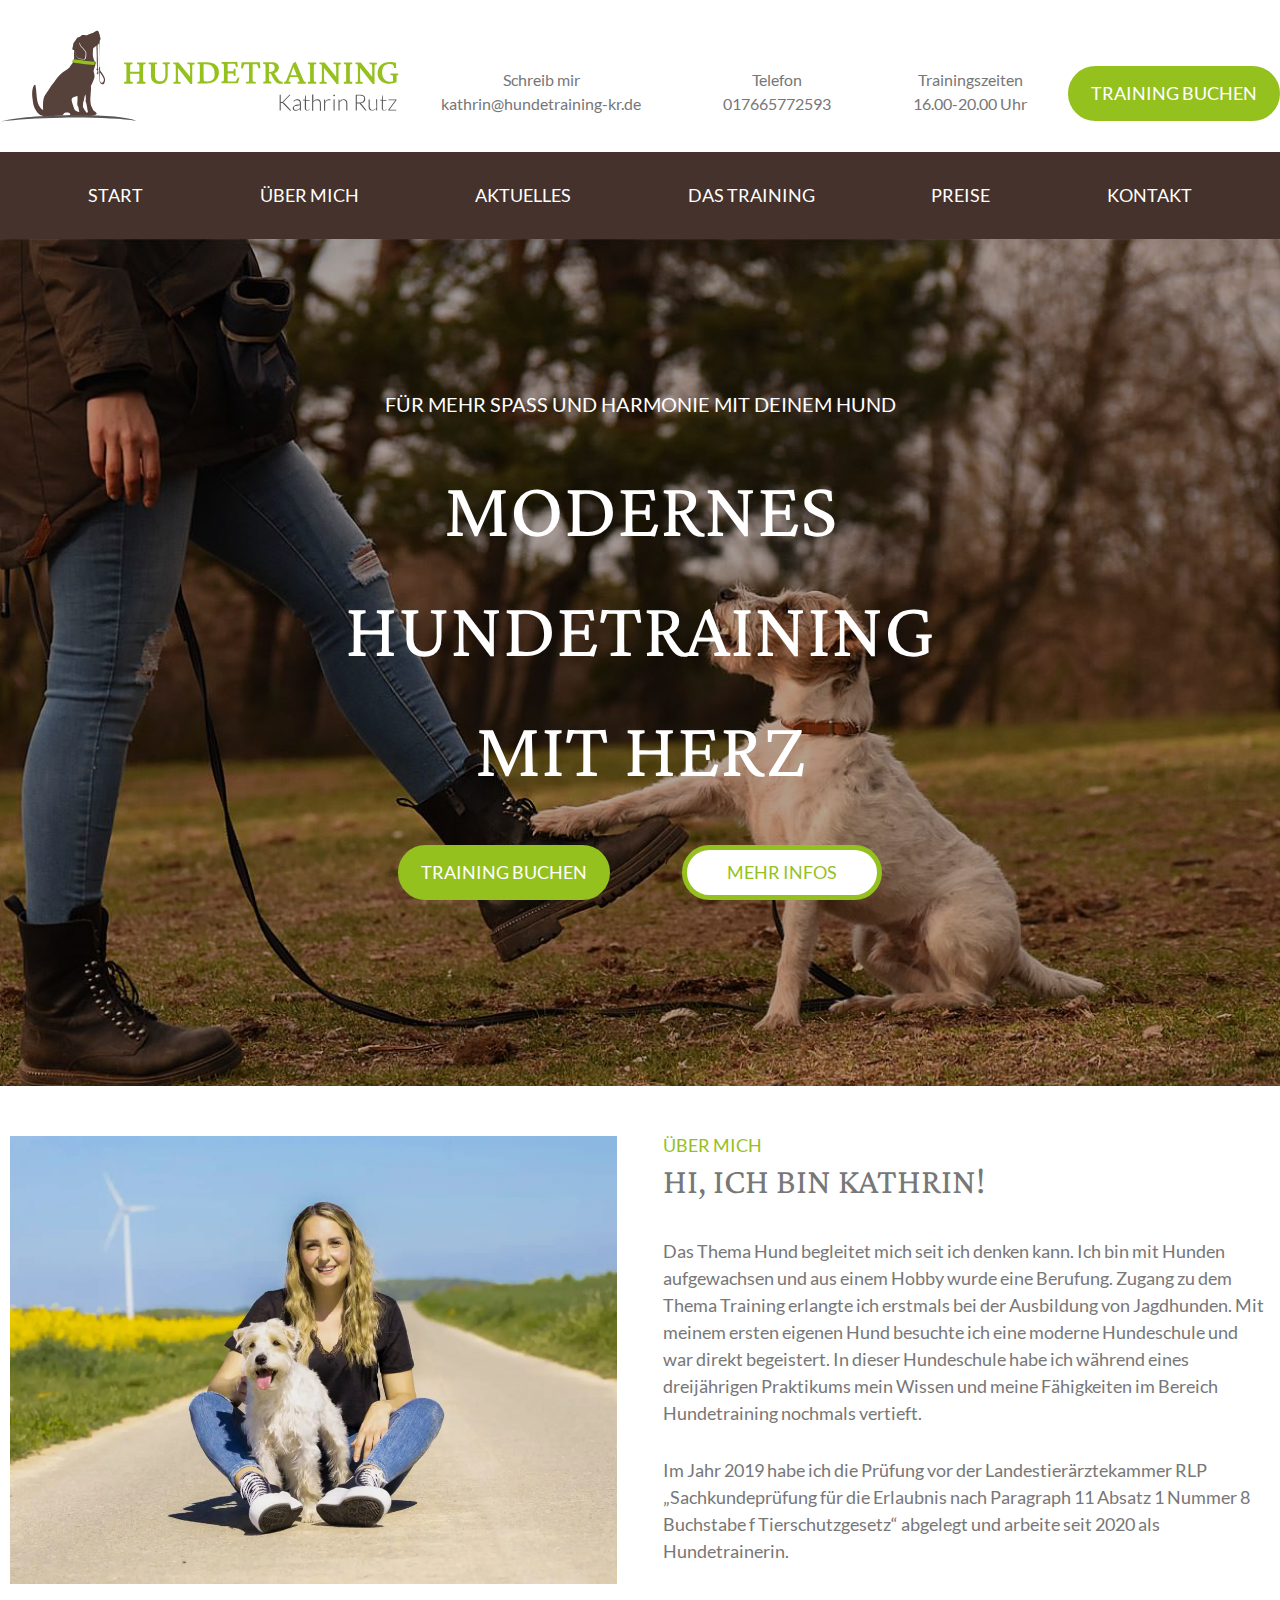
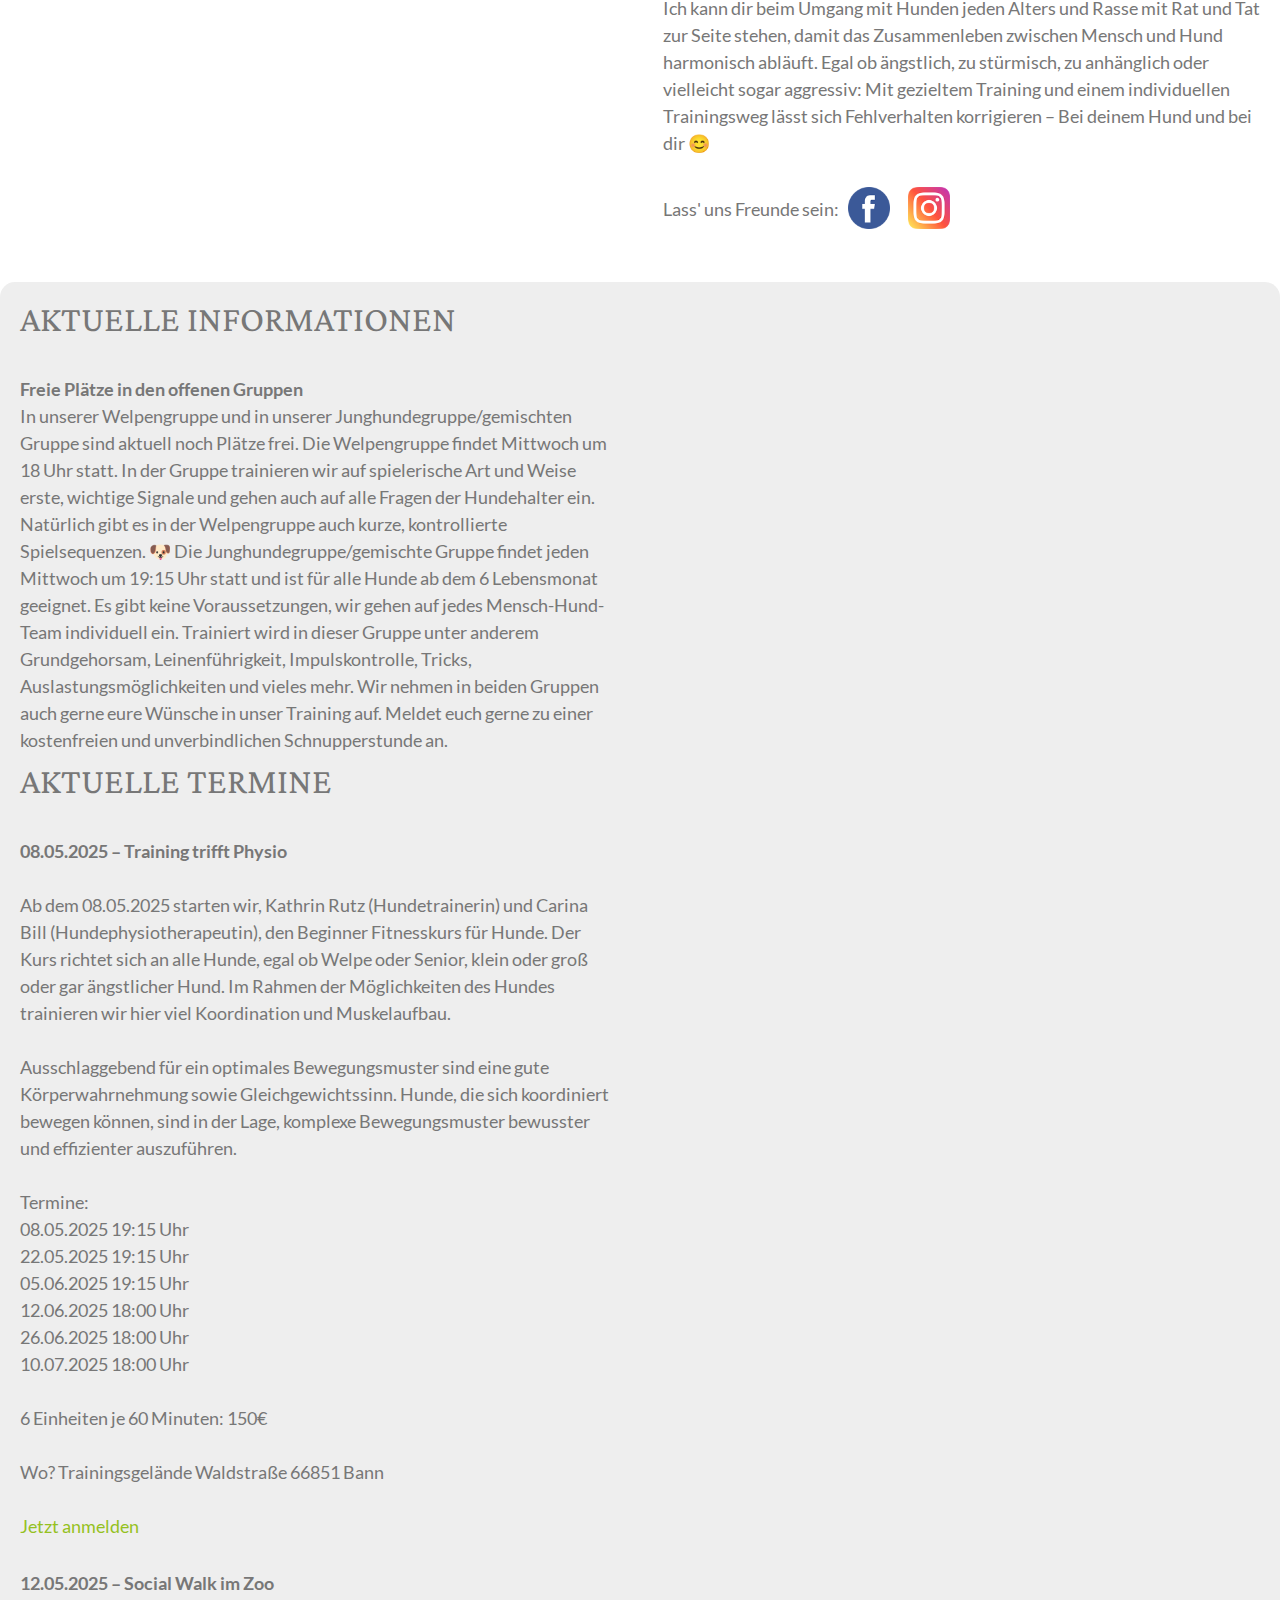
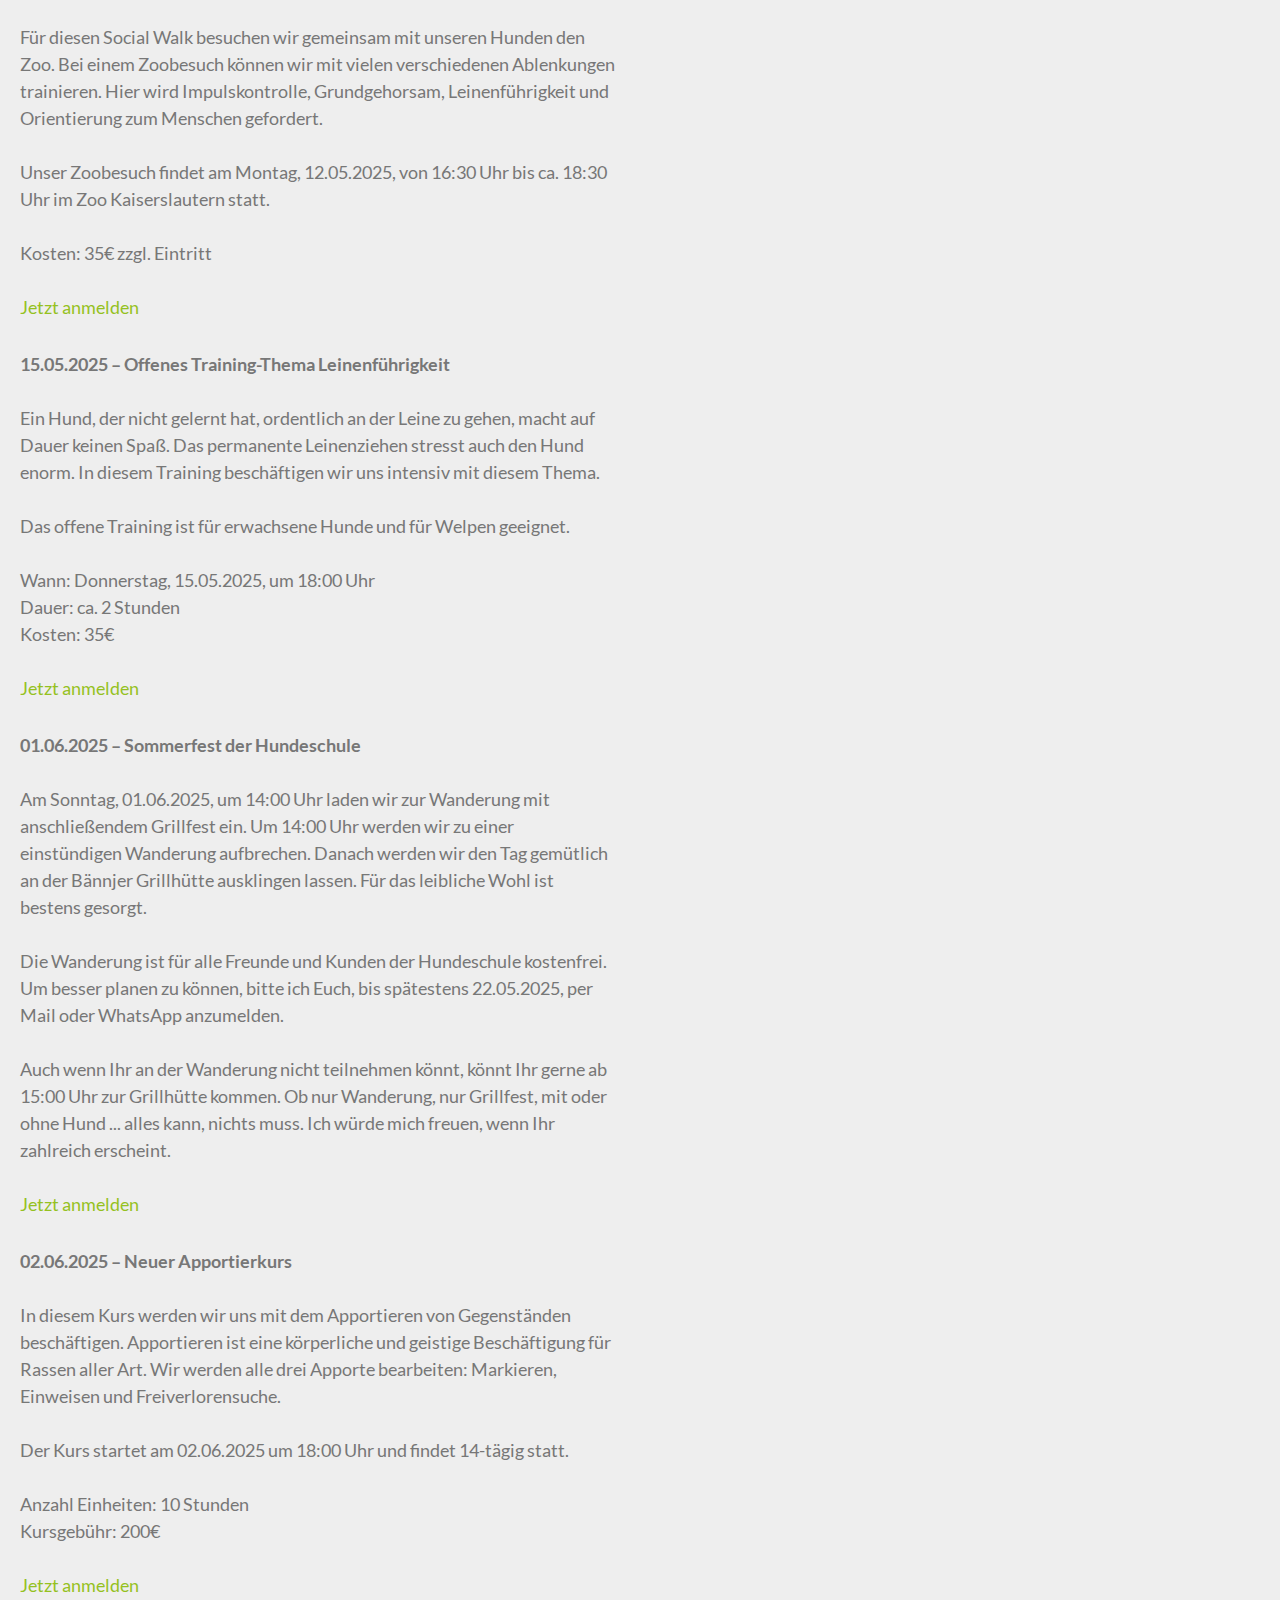
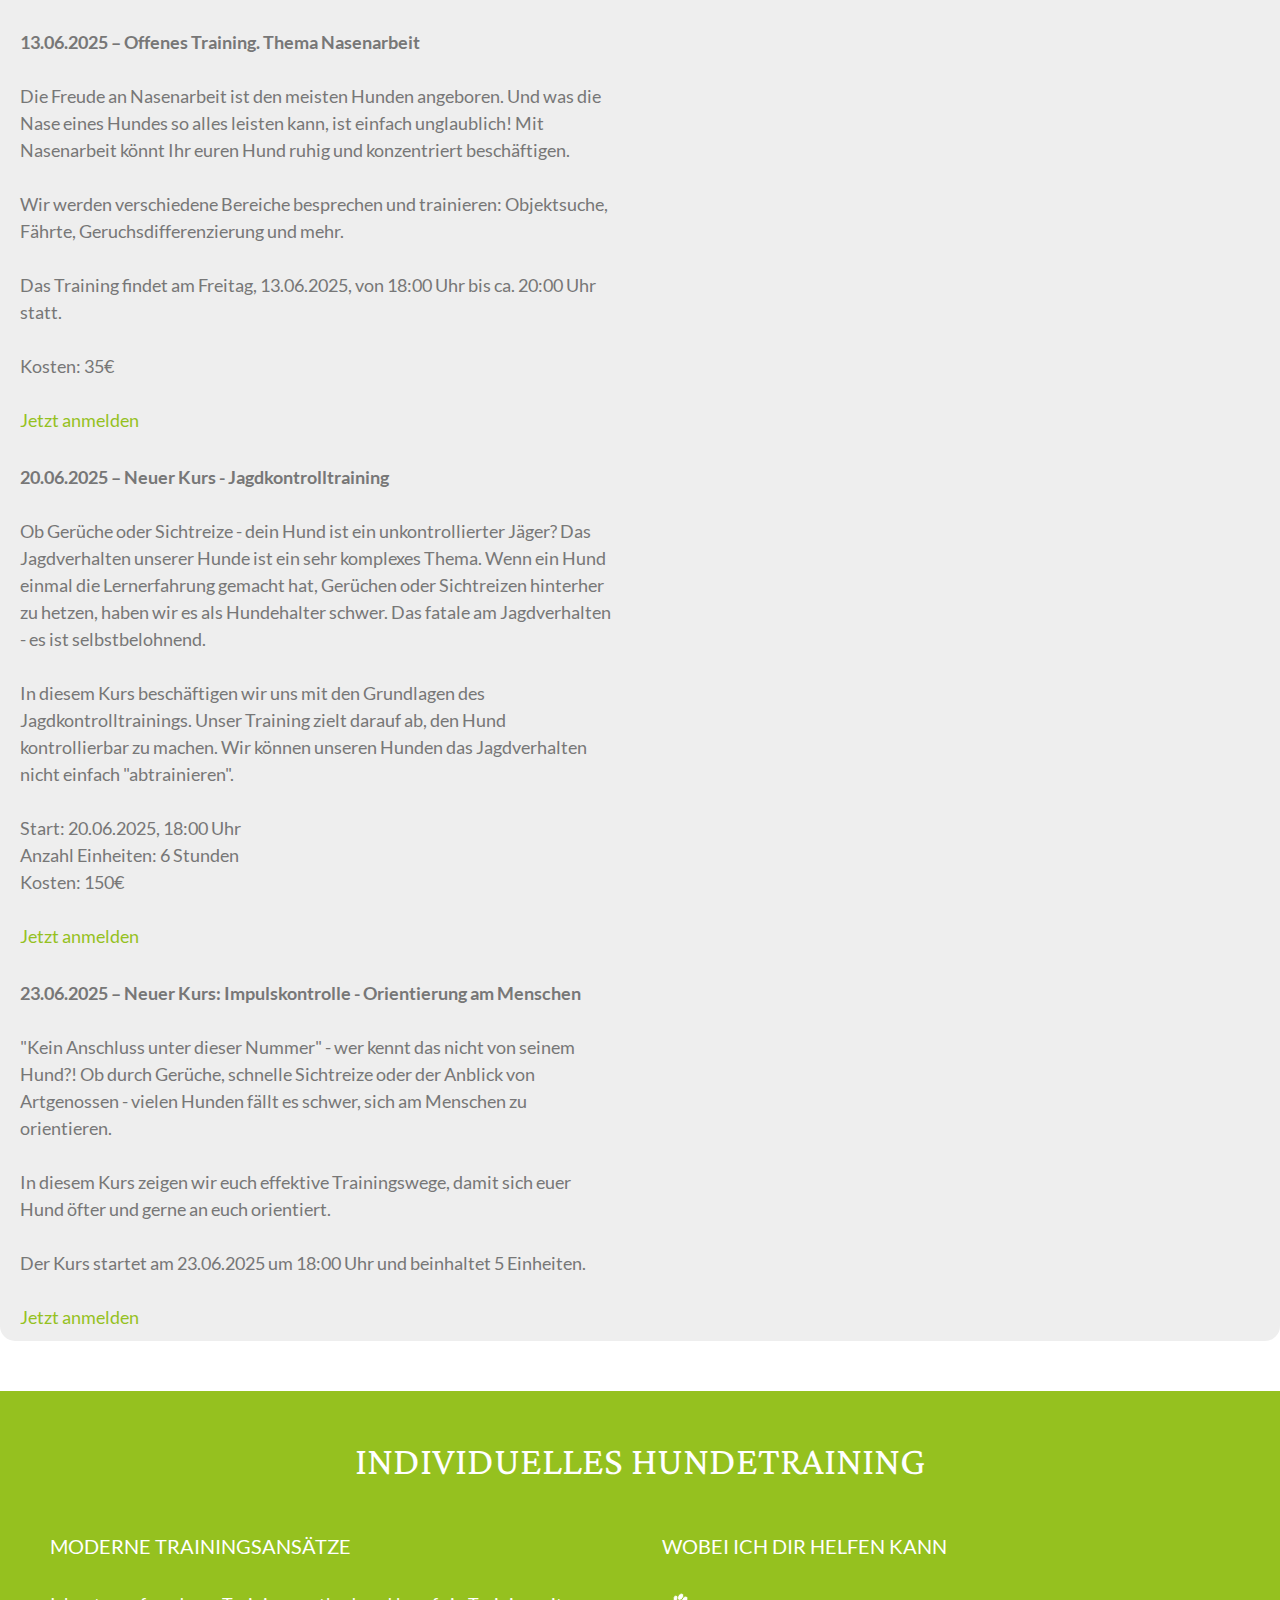
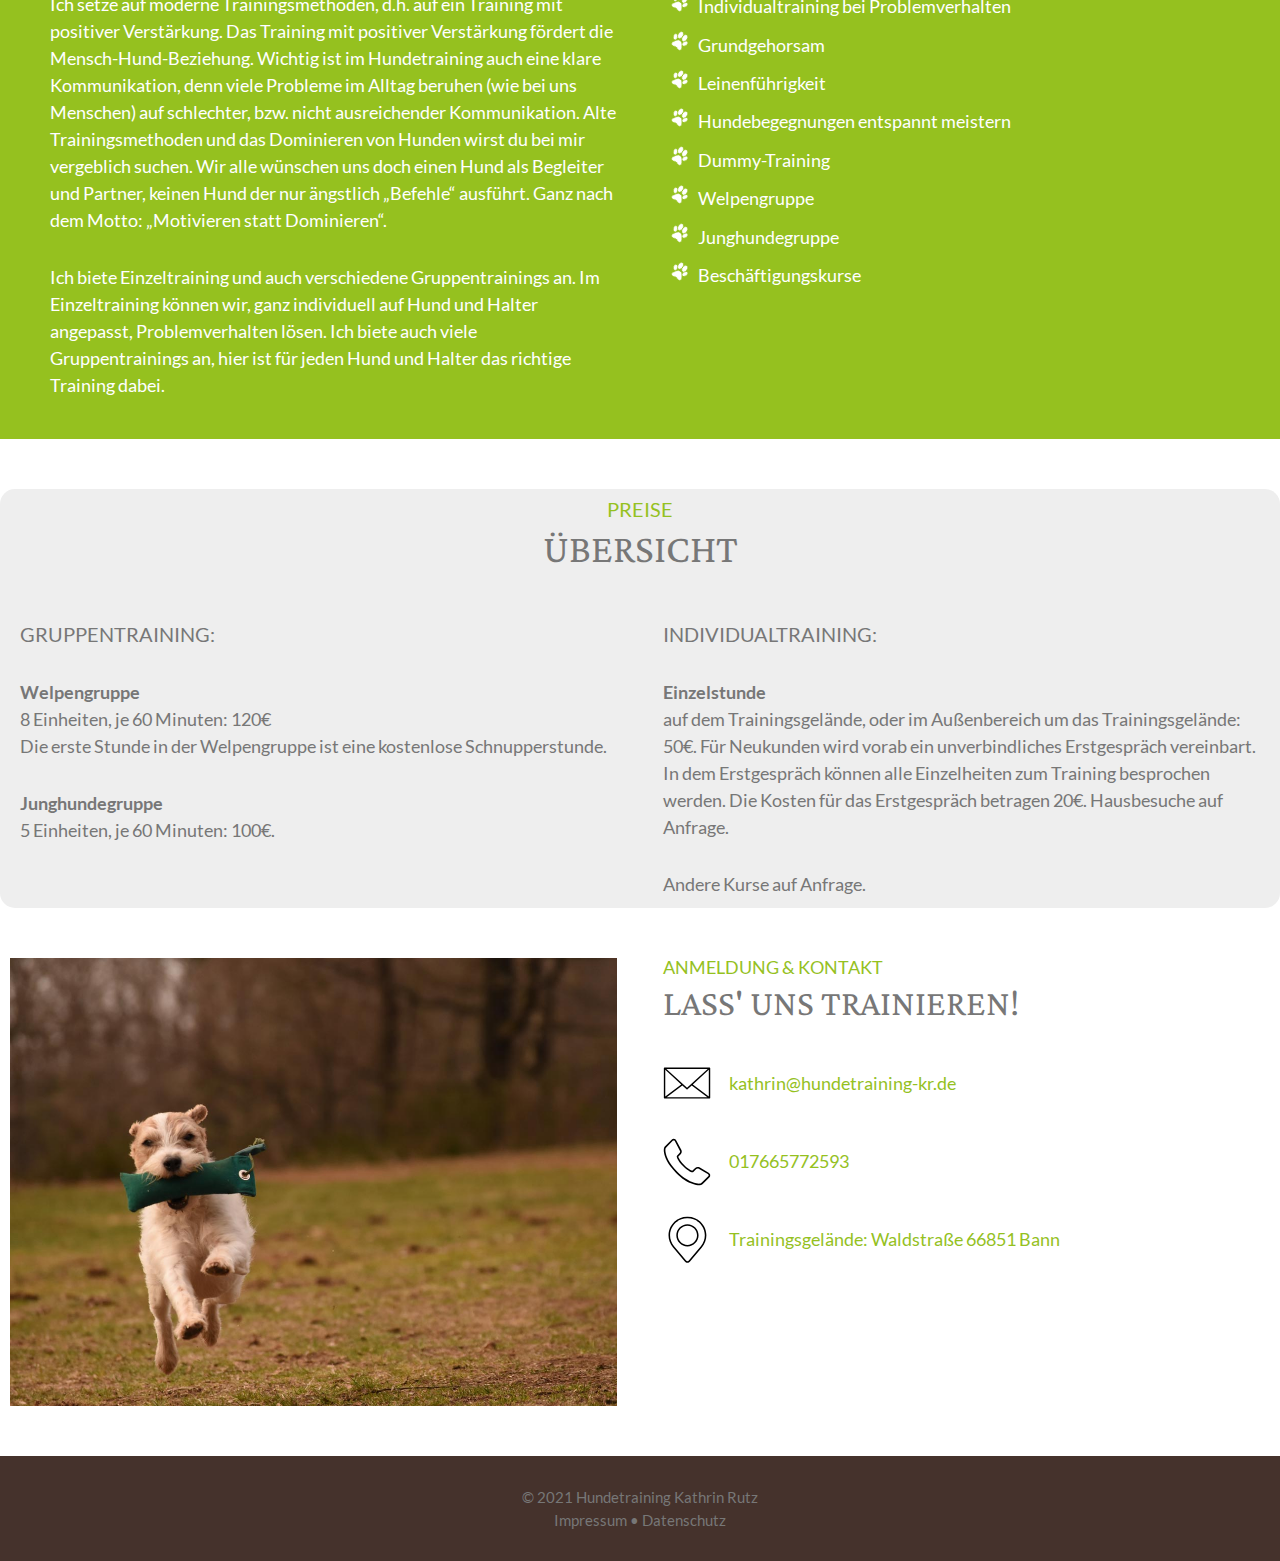
<file: index.html>
<!DOCTYPE html>
<html lang="de">

<head>
    <meta charset="UTF-8">
    <title>Hundetraining Kathrin Rutz • Hundetrainer Kaiserslautern • Hundetraining Kaiserslautern • Hundeschule</title>
    <meta name="description"
        content="&#x1F436; Modernes Hundetraining mit Herz &#10084; Für mehr Harmonie und Spaß mit deinem Hund &#x1F415;">
    <meta name="viewport" content="width=device-width,
             minimum-scale=1,
             initial-scale=1,
             shrink-to-fit=no">
    <link rel="stylesheet" href="assets/scss/styles.css?v=101" type="text/css">
    <link rel="apple-touch-icon" sizes="57x57" href="/apple-icon-57x57.png">
    <link rel="apple-touch-icon" sizes="60x60" href="/apple-icon-60x60.png">
    <link rel="apple-touch-icon" sizes="72x72" href="/apple-icon-72x72.png">
    <link rel="apple-touch-icon" sizes="76x76" href="/apple-icon-76x76.png">
    <link rel="apple-touch-icon" sizes="114x114" href="/apple-icon-114x114.png">
    <link rel="apple-touch-icon" sizes="120x120" href="/apple-icon-120x120.png">
    <link rel="apple-touch-icon" sizes="144x144" href="/apple-icon-144x144.png">
    <link rel="apple-touch-icon" sizes="152x152" href="/apple-icon-152x152.png">
    <link rel="apple-touch-icon" sizes="180x180" href="/apple-icon-180x180.png">
    <link rel="icon" type="image/png" sizes="192x192" href="/android-icon-192x192.png">
    <link rel="icon" type="image/png" sizes="32x32" href="/favicon-32x32.png">
    <link rel="icon" type="image/png" sizes="96x96" href="/favicon-96x96.png">
    <link rel="icon" type="image/png" sizes="16x16" href="/favicon-16x16.png">
    <meta name="msapplication-TileColor" content="#ffffff">
    <meta name="msapplication-TileImage" content="/ms-icon-144x144.png">
    <meta name="theme-color" content="#ffffff">
</head>

<body id="jm_pagestart">
    <div class="page">
         <!-- 
    <div id="importanthint">
      <p>Urlaub vom 18.09.23 bis einschließlich 27.09.23 </p></div>-->
            
        <header class="page__header flex flex-narrow">
            <div class="logo">
                <img src="/assets/img/logo.svg" alt="Hundetraining Kathrin Rutz">
            </div>

            <p class="desktop-only">
                <span class="title">Schreib mir</span><br>
                <a href="mailto:kathrin@hundetraining-kr.de">kathrin@hundetraining-kr.de</a>
            </p>

            <p class="desktop-only">
                <span class="title">Telefon</span><br>
                <a href="tel:+4917665772593">017665772593</a>
            </p>
            <p class="desktop-only">
                <span class="title">Trainingszeiten</span><br>
                16.00-20.00 Uhr
            </p>

            <div class="desktop-only page__header__button">
                <a href="#jm_kontakt" class="btn btn--primary">Training buchen</a>
            </div>

        </header>
        <div class="sticky--header">
            <nav class="page__nav flex">
                <a id="show-nav--main" class="mobile-only nav--mobile" href="javascript:void(0);">
                    <img src="/assets/img/ico_menu.svg" alt="Menü">
                    Menü
                </a>
                <div class="nav--main">
                    <ul class="flex-narrow">
                        <li>
                            <a href="#jm_pagestart">Start</a>
                        </li>
                        <li>
                            <a href="#jm_uebermich">Über mich</a>
                        </li>
                        <li>
                            <a href="#jm_aktuelles">Aktuelles</a>
                        </li>
                        <li>
                            <a href="#jm_training">Das Training</a>
                        </li>
                        <li>
                            <a href="#jm_preise">Preise</a>
                        </li>
                        <li>
                            <a href="#jm_kontakt">Kontakt</a>
                        </li>
                    </ul>
                </div>
            </nav>
        </div>
        <article class="page__content">
            <section class="hero flex">
                <div class="hero__content text--body">
                    <p class="title">Für mehr Spaß und Harmonie mit deinem Hund</p>
                    <h1>Modernes Hundetraining mit Herz</h1>
                    <div class="hero__buttons">
                        <a href="#jm_kontakt" class="btn btn--primary">Training buchen</a>
                        <a href="#jm_uebermich" class="btn btn--secondary">Mehr Infos</a>
                    </div>
                </div>
            </section>

            <section id="jm_uebermich" class="aboutme flex flex-narrow">
                <div class="box">
                    <img src="/assets/img/uebermich-kathrin.webp" width="100%" alt="Kathrin">
                </div>
                <div class="box text--body">
                    <h3>
                        <span>Über mich</span>
                        Hi, ich bin Kathrin!
                    </h3>
                    <p>
                        Das Thema Hund begleitet mich seit ich denken kann. Ich bin mit Hunden aufgewachsen und
                        aus einem Hobby wurde eine Berufung.
                        Zugang zu dem Thema Training erlangte ich erstmals bei der Ausbildung von Jagdhunden.
                        Mit meinem ersten eigenen Hund besuchte ich eine moderne Hundeschule und war direkt begeistert.
                        In dieser Hundeschule habe ich während eines dreijährigen Praktikums mein Wissen und meine
                        Fähigkeiten im Bereich Hundetraining nochmals vertieft.
                    </p>
                    <p>
                        Im Jahr 2019 habe ich die Prüfung vor der Landestierärztekammer RLP „Sachkundeprüfung für die
                        Erlaubnis nach Paragraph 11 Absatz 1 Nummer 8 Buchstabe f Tierschutzgesetz“ abgelegt und arbeite
                        seit 2020 als Hundetrainerin.
                    </p>
                    <p>
                        Ich kann dir beim Umgang mit Hunden jeden Alters und Rasse mit Rat und Tat zur Seite stehen,
                        damit das Zusammenleben zwischen Mensch und Hund harmonisch abläuft.
                        Egal ob ängstlich, zu stürmisch, zu anhänglich oder vielleicht sogar aggressiv:
                        Mit gezieltem Training und einem individuellen Trainingsweg lässt sich Fehlverhalten korrigieren
                        – Bei deinem Hund und bei dir 😊
                    </p>
                    <p class="social">Lass' uns Freunde sein:
                        <a href="https://www.facebook.com/HundeschuleRutz/"><img class="social__icon"
                                src="/assets/img/ico_facebook.png" alt="Facebook"></a>
                        <a href="https://www.instagram.com/hundetraining_kathrinrutz/"> <img class="social__icon"
                                src="/assets/img/ico_instagram.png" alt="Instagram"></a>
                    </p>

                </div>
            </section>

            <section id="jm_aktuelles" class="aktuelles box--grey flex flex-narrow">
                <div class="box text--body">
                    <h3>Aktuelle Informationen</h3>

<p><strong>Freie Plätze in den offenen Gruppen</strong><br>

    In unserer Welpengruppe und in unserer Junghundegruppe/gemischten Gruppe sind aktuell noch Plätze frei. 
    
    Die Welpengruppe findet Mittwoch um 18 Uhr statt. In der Gruppe trainieren wir auf spielerische Art und Weise erste, wichtige Signale und gehen auch auf alle Fragen der Hundehalter ein. Natürlich gibt es in der Welpengruppe auch kurze, kontrollierte Spielsequenzen. 🐶
    
    Die Junghundegruppe/gemischte Gruppe findet jeden Mittwoch um 19:15 Uhr statt und ist für alle Hunde ab dem 6 Lebensmonat geeignet. Es gibt keine Voraussetzungen, wir gehen auf jedes Mensch-Hund-Team individuell ein. Trainiert wird in dieser Gruppe unter anderem Grundgehorsam, Leinenführigkeit, Impulskontrolle, Tricks, Auslastungsmöglichkeiten und vieles mehr. 
    
    Wir nehmen in beiden Gruppen auch gerne eure Wünsche in unser Training auf.
    
    Meldet euch gerne zu einer kostenfreien und unverbindlichen Schnupperstunde an. 
    </p>

  
    


                  

                    <h3>Aktuelle Termine</h3>

                    <p><strong>08.05.2025 &ndash; Training trifft Physio</strong><br><br>
                        Ab dem 08.05.2025 starten wir, Kathrin Rutz (Hundetrainerin) und Carina Bill (Hundephysiotherapeutin), den Beginner Fitnesskurs für Hunde. Der Kurs richtet sich an alle Hunde, egal ob Welpe oder Senior, klein oder groß oder gar ängstlicher Hund. Im Rahmen der Möglichkeiten des Hundes trainieren wir hier viel Koordination und Muskelaufbau.<br><br>
                        Ausschlaggebend für ein optimales Bewegungsmuster sind eine gute Körperwahrnehmung sowie Gleichgewichtssinn. Hunde, die sich koordiniert bewegen können, sind in der Lage, komplexe Bewegungsmuster bewusster und effizienter auszuführen.<br><br>
                        Termine:<br>
                        08.05.2025 19:15 Uhr<br>
                        22.05.2025 19:15 Uhr<br>
                        05.06.2025 19:15 Uhr<br>
                        12.06.2025 18:00 Uhr<br>
                        26.06.2025 18:00 Uhr<br>
                        10.07.2025 18:00 Uhr<br><br>
                        6 Einheiten je 60 Minuten: 150€<br><br>
                        Wo? Trainingsgelände Waldstraße 66851 Bann<br><br>
                        <a href="#jm_kontakt">Jetzt anmelden</a>
                    </p>

                    <p><strong>12.05.2025 &ndash; Social Walk im Zoo</strong><br><br>
                        Für diesen Social Walk besuchen wir gemeinsam mit unseren Hunden den Zoo. Bei einem Zoobesuch können wir mit vielen verschiedenen Ablenkungen trainieren. Hier wird Impulskontrolle, Grundgehorsam, Leinenführigkeit und Orientierung zum Menschen gefordert.<br><br>
                        Unser Zoobesuch findet am Montag, 12.05.2025, von 16:30 Uhr bis ca. 18:30 Uhr im Zoo Kaiserslautern statt.<br><br>
                        Kosten: 35€ zzgl. Eintritt<br><br>
                        <a href="#jm_kontakt">Jetzt anmelden</a>
                    </p>

                    <p><strong>15.05.2025 &ndash; Offenes Training-Thema Leinenführigkeit</strong><br><br>
                        Ein Hund, der nicht gelernt hat, ordentlich an der Leine zu gehen, macht auf Dauer keinen Spaß. Das permanente Leinenziehen stresst auch den Hund enorm. In diesem Training beschäftigen wir uns intensiv mit diesem Thema.<br><br>
                        Das offene Training ist für erwachsene Hunde und für Welpen geeignet.<br><br>
                        Wann: Donnerstag, 15.05.2025, um 18:00 Uhr<br>
                        Dauer: ca. 2 Stunden<br>
                        Kosten: 35€<br><br>
                        <a href="#jm_kontakt">Jetzt anmelden</a>
                    </p>

                    <p><strong>01.06.2025 &ndash; Sommerfest der Hundeschule</strong><br><br>
                        Am Sonntag, 01.06.2025, um 14:00 Uhr laden wir zur Wanderung mit anschließendem Grillfest ein. Um 14:00 Uhr werden wir zu einer einstündigen Wanderung aufbrechen. Danach werden wir den Tag gemütlich an der Bännjer Grillhütte ausklingen lassen. Für das leibliche Wohl ist bestens gesorgt.<br><br>
                        Die Wanderung ist für alle Freunde und Kunden der Hundeschule kostenfrei. Um besser planen zu können, bitte ich Euch, bis spätestens 22.05.2025, per Mail oder WhatsApp anzumelden.<br><br>
                        Auch wenn Ihr an der Wanderung nicht teilnehmen könnt, könnt Ihr gerne ab 15:00 Uhr zur Grillhütte kommen. Ob nur Wanderung, nur Grillfest, mit oder ohne Hund ... alles kann, nichts muss. Ich würde mich freuen, wenn Ihr zahlreich erscheint.<br><br>
                        <a href="#jm_kontakt">Jetzt anmelden</a>
                    </p>

                    <p><strong>02.06.2025 &ndash; Neuer Apportierkurs</strong><br><br>
                        In diesem Kurs werden wir uns mit dem Apportieren von Gegenständen beschäftigen. Apportieren ist eine körperliche und geistige Beschäftigung für Rassen aller Art. Wir werden alle drei Apporte bearbeiten: Markieren, Einweisen und Freiverlorensuche.<br><br>
                        Der Kurs startet am 02.06.2025 um 18:00 Uhr und findet 14-tägig statt.<br><br>
                        Anzahl Einheiten: 10 Stunden<br>
                        Kursgebühr: 200€<br><br>
                        <a href="#jm_kontakt">Jetzt anmelden</a>
                    </p>

                    <p><strong>13.06.2025 &ndash; Offenes Training. Thema Nasenarbeit</strong><br><br>
                        Die Freude an Nasenarbeit ist den meisten Hunden angeboren. Und was die Nase eines Hundes so alles leisten kann, ist einfach unglaublich! Mit Nasenarbeit könnt Ihr euren Hund ruhig und konzentriert beschäftigen.<br><br>
                        Wir werden verschiedene Bereiche besprechen und trainieren: Objektsuche, Fährte, Geruchsdifferenzierung und mehr.<br><br>
                        Das Training findet am Freitag, 13.06.2025, von 18:00 Uhr bis ca. 20:00 Uhr statt.<br><br>
                        Kosten: 35€<br><br>
                        <a href="#jm_kontakt">Jetzt anmelden</a>
                    </p>

                    <p><strong>20.06.2025 &ndash; Neuer Kurs - Jagdkontrolltraining</strong><br><br>
                        Ob Gerüche oder Sichtreize - dein Hund ist ein unkontrollierter Jäger? Das Jagdverhalten unserer Hunde ist ein sehr komplexes Thema. Wenn ein Hund einmal die Lernerfahrung gemacht hat, Gerüchen oder Sichtreizen hinterher zu hetzen, haben wir es als Hundehalter schwer. Das fatale am Jagdverhalten - es ist selbstbelohnend.<br><br>
                        In diesem Kurs beschäftigen wir uns mit den Grundlagen des Jagdkontrolltrainings. Unser Training zielt darauf ab, den Hund kontrollierbar zu machen. Wir können unseren Hunden das Jagdverhalten nicht einfach "abtrainieren".<br><br>
                        Start: 20.06.2025, 18:00 Uhr<br>
                        Anzahl Einheiten: 6 Stunden<br>
                        Kosten: 150€<br><br>
                        <a href="#jm_kontakt">Jetzt anmelden</a>
                    </p>

                    <p><strong>23.06.2025 &ndash; Neuer Kurs: Impulskontrolle - Orientierung am Menschen</strong><br><br>
                        "Kein Anschluss unter dieser Nummer" - wer kennt das nicht von seinem Hund?! Ob durch Gerüche, schnelle Sichtreize oder der Anblick von Artgenossen - vielen Hunden fällt es schwer, sich am Menschen zu orientieren.<br><br>
                        In diesem Kurs zeigen wir euch effektive Trainingswege, damit sich euer Hund öfter und gerne an euch orientiert.<br><br>
                        Der Kurs startet am 23.06.2025 um 18:00 Uhr und beinhaltet 5 Einheiten.<br><br>
                        <a href="#jm_kontakt">Jetzt anmelden</a>
                    </p>
                </div>
            </section>

            <section id="jm_training" class="training text--body">
                <div class="flex-narrow">
                    <h2>Individuelles Hundetraining</h2>
                    <div class="text--body flex ">
                        <div class="box">
                            <p class="title">
                                Moderne Trainingsansätze
                            </p>
                            <p>
                                Ich setze auf moderne Trainingsmethoden, d.h. auf ein Training mit positiver
                                Verstärkung.
                                Das Training mit positiver Verstärkung fördert die Mensch-Hund-Beziehung. Wichtig ist im
                                Hundetraining auch eine klare Kommunikation,
                                denn viele Probleme im Alltag beruhen (wie bei uns Menschen) auf schlechter, bzw. nicht
                                ausreichender Kommunikation.
                                Alte Trainingsmethoden und das Dominieren von Hunden wirst du bei mir vergeblich suchen.
                                Wir alle wünschen uns doch einen Hund als Begleiter und Partner, keinen Hund der nur
                                ängstlich „Befehle“ ausführt.
                                Ganz nach dem Motto: &bdquo;Motivieren statt Dominieren&ldquo;.
                            </p>
                            <p>
                                Ich biete Einzeltraining und auch verschiedene Gruppentrainings an.
                                Im Einzeltraining können wir, ganz individuell auf Hund und Halter angepasst,
                                Problemverhalten lösen.
                                Ich biete auch viele Gruppentrainings an, hier ist für jeden Hund und Halter das
                                richtige Training dabei.
                            </p>
                        </div>
                        <div class="box">
                            <p class="title">
                                Wobei ich dir helfen kann
                            </p>
                            <ul class="list list--paw">
                                <li>Individualtraining bei Problemverhalten</li>
                                <li>Grundgehorsam </li>
                                <li>Leinenführigkeit </li>
                                <li>Hundebegegnungen entspannt meistern </li>
                                <li>Dummy-Training</li>
                                <li>Welpengruppe </li>
                                <li>Junghundegruppe </li>
                                <li>Beschäftigungskurse</li>
                            </ul>
                        </div>
                    </div>
                </div>
            </section>


            <section id="jm_preise" class="preise box--grey flex flex-narrow text--body">
                <div class="flex-narrow">
                    <h2> <span> Preise</span>
                        Übersicht
                    </h2>
                    <div class="text--body flex ">
                        <div class="box">
                            <p class="title">Gruppentraining:</p>

                            <p>
                                <strong>Welpengruppe</strong><br>
                                8 Einheiten, je 60 Minuten: 120€<br>
                                Die erste Stunde in der Welpengruppe ist eine kostenlose Schnupperstunde.

                            </p>
                            <p>
                                <strong>
                                    Junghundegruppe</strong><br>
                                5 Einheiten, je 60 Minuten: 100€.
                            </p>


                            
                        </div>
                        <div class="box">
                            <p class="title">Individualtraining:</p>
                            <p> <strong>Einzelstunde</strong><br>
                                auf dem Trainingsgelände, oder im Außenbereich um das Trainingsgelände: 50€.
                                Für Neukunden wird vorab ein unverbindliches Erstgespräch vereinbart. In dem
                                Erstgespräch können alle Einzelheiten zum Training besprochen werden. Die Kosten für das
                                Erstgespräch betragen 20€.
                                Hausbesuche auf Anfrage.
                            </p>
                            <p>Andere Kurse auf Anfrage.</p>

                        </div>
                    </div>
                </div>
            </section>

            <section id="jm_kontakt" class="page__contact flex flex-narrow">
                <div class="box">
                    <img src="/assets/img/kontakt.jpg" width="100%" alt="Kontakt">
                </div>
                <div class="box text--body">
                    <h3>
                        <span>Anmeldung & Kontakt</span>
                        Lass' uns trainieren!
                    </h3>

                    <p>
                        <a href="mailto:kathrin@hundetraining-kr.de"><img src="/assets/img/ico_mail.svg" alt="Email">
                            kathrin@hundetraining-kr.de</a>
                    </p>
                    <p>
                        <a href="tel:+4917665772593"><img src="/assets/img/ico_phone.svg" alt="Telefon">
                            017665772593</a>
                    </p>
                    <p>
                        <a href="https://goo.gl/maps/mjwQQQkJngDcuA4n9"><img src="/assets/img/ico_map.svg"
                                alt="Location">
                            Trainingsgelände: Waldstraße 66851 Bann</a>
                    </p>
                </div>
            </section>
        </article>

        <footer class="page__footer">
            <p class="impressum">
                © 2021 Hundetraining Kathrin Rutz<br>
                <a href="/impressum.html">Impressum</a> • <a href="/datenschutz.html">Datenschutz</a>
            </p>
        </footer>
    </div>


</body>

<script src="https://ajax.googleapis.com/ajax/libs/jquery/3.5.1/jquery.min.js"></script>
<script>
    $(document).ready(function () {



        $("#show-nav--main").click(function () {
            $(".nav--main").css("z-index", "10");
            $(".nav--main").slideToggle();

            return false;
        });

        if ($(window).width() <= 767) {
            $(".nav--main a").click(function () {

                $(".nav--main").slideToggle();

            });

        }
    });
</script>

</html>
</file>
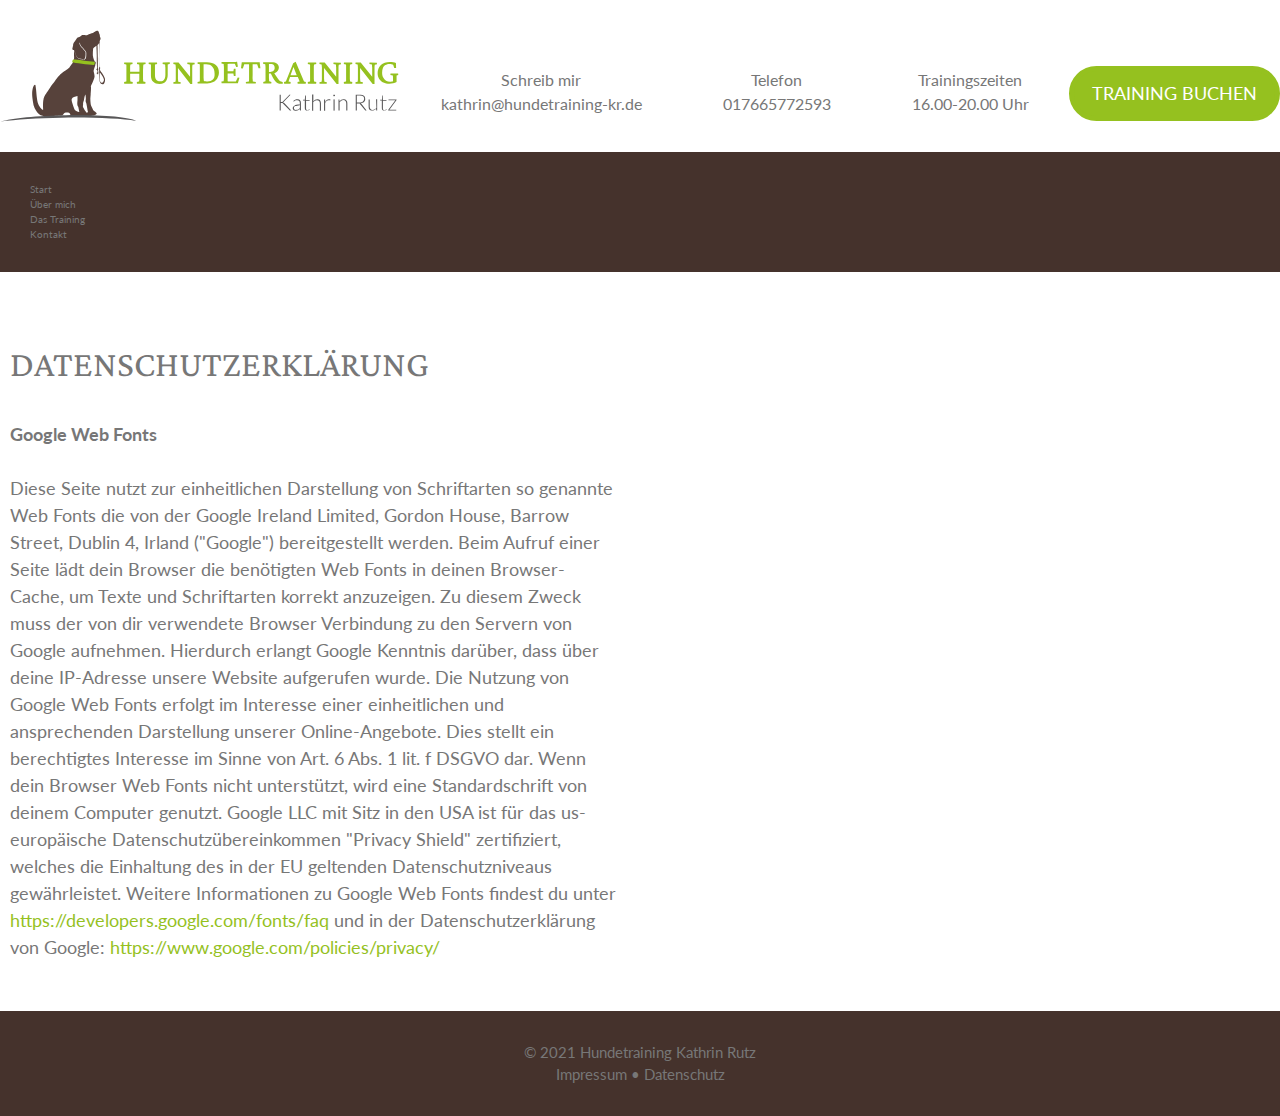
<file: datenschutz.html>
<!DOCTYPE html>
<html lang="de">

    <head>
        <meta charset="UTF-8">
        <title>Hundetraining Kathrin Rutz • Hundetrainer Kaiserslautern • Hundetraining Kaiserslautern • Hundeschule</title>
        <meta name="description" content="&#x1F436; Modernes Hundetraining mit Herz &#10084; Für mehr Harmonie und Spaß mit deinem Hund &#x1F415;">
        <meta name="viewport"
        content="width=device-width,
                 minimum-scale=1,
                 initial-scale=1,
                 shrink-to-fit=no">  
        <link rel="stylesheet" href="assets/scss/styles.css" type="text/css">
        <link rel="preconnect" href="https://fonts.gstatic.com">
        <link href="https://fonts.googleapis.com/css2?family=Crimson+Pro&family=Lato:wght@400;700&display=swap" rel="stylesheet">
        <link rel="apple-touch-icon" sizes="57x57" href="/apple-icon-57x57.png">
        <link rel="apple-touch-icon" sizes="60x60" href="/apple-icon-60x60.png">
        <link rel="apple-touch-icon" sizes="72x72" href="/apple-icon-72x72.png">
        <link rel="apple-touch-icon" sizes="76x76" href="/apple-icon-76x76.png">
        <link rel="apple-touch-icon" sizes="114x114" href="/apple-icon-114x114.png">
        <link rel="apple-touch-icon" sizes="120x120" href="/apple-icon-120x120.png">
        <link rel="apple-touch-icon" sizes="144x144" href="/apple-icon-144x144.png">
        <link rel="apple-touch-icon" sizes="152x152" href="/apple-icon-152x152.png">
        <link rel="apple-touch-icon" sizes="180x180" href="/apple-icon-180x180.png">
        <link rel="icon" type="image/png" sizes="192x192"  href="/android-icon-192x192.png">
        <link rel="icon" type="image/png" sizes="32x32" href="/favicon-32x32.png">
        <link rel="icon" type="image/png" sizes="96x96" href="/favicon-96x96.png">
        <link rel="icon" type="image/png" sizes="16x16" href="/favicon-16x16.png">
        <link rel="manifest" href="/manifest.json">
        <meta name="msapplication-TileColor" content="#ffffff">
        <meta name="msapplication-TileImage" content="/ms-icon-144x144.png">
        <meta name="theme-color" content="#ffffff">
    </head>

<body id="jm_pagestart">
    <div class="page">
        <header class="page__header flex flex-narrow">
                <div class="logo">
                    <img src="/assets/img/logo.svg" alt="Hundetraining Kathrin Rutz">
                </div>

                    <p class="desktop-only">
                        <span class="title">Schreib mir</span><br>
                        <a href="mailto:kathrin@hundetraining-kr.de">kathrin@hundetraining-kr.de</a></p>

                    <p class="desktop-only">
                        <span class="title">Telefon</span><br>
                        <a href="tel:+4917665772593">017665772593</a>
                    </p>
                    <p class="desktop-only">
                        <span class="title">Trainingszeiten</span><br>
                        16.00-20.00 Uhr
                    </p>

                <div class="desktop-only page__header__button">
                    <a href="./#jm_kontakt" class="btn btn--primary">Training buchen</a>
                </div>

            </header>
        <nav class="page__nav flex">
           
                <ul class="nav--main flex-narrow">
                    <li>
                        <a href="./#jm_pagestart">Start</a>
                    </li>
                    <li>
                        <a href="./#jm_uebermich">Über mich</a>
                    </li>
                    <li>
                        <a href="./#jm_training">Das Training</a>
                    </li>
                    <li>
                        <a href="./#jm_kontakt">Kontakt</a>
                    </li>
                </ul>
        </nav>
        <article class="page__content">
          
            <br id="jm_uebermich" class="jumpmark">
            <div class="aboutme flex flex-narrow ">
              <div class="box text--body">
                    <h3>
                        Datenschutzerklärung
                    </h3>
  
  
   
</p>
<p><strong>Google Web Fonts</strong><br>
    <br>
    Diese Seite nutzt zur einheitlichen Darstellung von Schriftarten so genannte Web Fonts die von der Google Ireland Limited, Gordon House, Barrow Street, Dublin 4, Irland ("Google") bereitgestellt werden. Beim Aufruf einer Seite lädt dein Browser die benötigten Web Fonts in deinen Browser-Cache, um Texte und Schriftarten korrekt anzuzeigen. Zu diesem Zweck muss der von dir verwendete Browser Verbindung zu den Servern von Google aufnehmen. Hierdurch erlangt Google Kenntnis darüber, dass über deine IP-Adresse unsere Website aufgerufen wurde. Die Nutzung von Google Web Fonts erfolgt im Interesse einer einheitlichen und ansprechenden Darstellung unserer Online-Angebote. Dies stellt ein berechtigtes Interesse im Sinne von Art. 6 Abs. 1 lit. f DSGVO dar. Wenn dein Browser Web Fonts nicht unterstützt, wird eine Standardschrift von deinem Computer genutzt.
Google LLC mit Sitz in den USA ist für das us-europäische Datenschutzübereinkommen "Privacy Shield" zertifiziert, welches die Einhaltung des in der EU geltenden Datenschutzniveaus gewährleistet.
Weitere Informationen zu Google Web Fonts findest du unter <a href="https://developers.google.com/fonts/faq">
    https://developers.google.com/fonts/faq</a>  und in der Datenschutzerklärung von Google: 
    <a href="https://www.google.com/policies/privacy/">https://www.google.com/policies/privacy/</a>

</p>   
   
   
   
                </div>
            </div>
            
        </article>
       
        <footer class="page__footer">
            <p class="impressum">
                © 2021 Hundetraining Kathrin Rutz<br>
                <a href="./impressum.html">Impressum</a> • <a href="./datenschutz.html">Datenschutz</a>
            </p>
        </footer>
    </div>
 


 </a>    
 <a href="#jm_pagestart" class="btn--top" id="scrollToTopBtn" data-visible="true">
        <img src="/assets/img/ico_top.svg" alt="Zum Anfang" width="64" height="64">
    </a>
</body>
<script>
 var rootElement = document.documentElement

function handleScroll() {
  // Do something on scroll
  var scrollTotal = rootElement.scrollHeight - rootElement.clientHeight
  if ((rootElement.scrollTop / scrollTotal ) > 0.80 ) {
    // Show button
    scrollToTopBtn.classList.add("showBtn")
  } else {
    // Hide button
    scrollToTopBtn.classList.remove("showBtn")
  }
}

document.addEventListener("scroll", handleScroll)
</script>
</html>
</file>
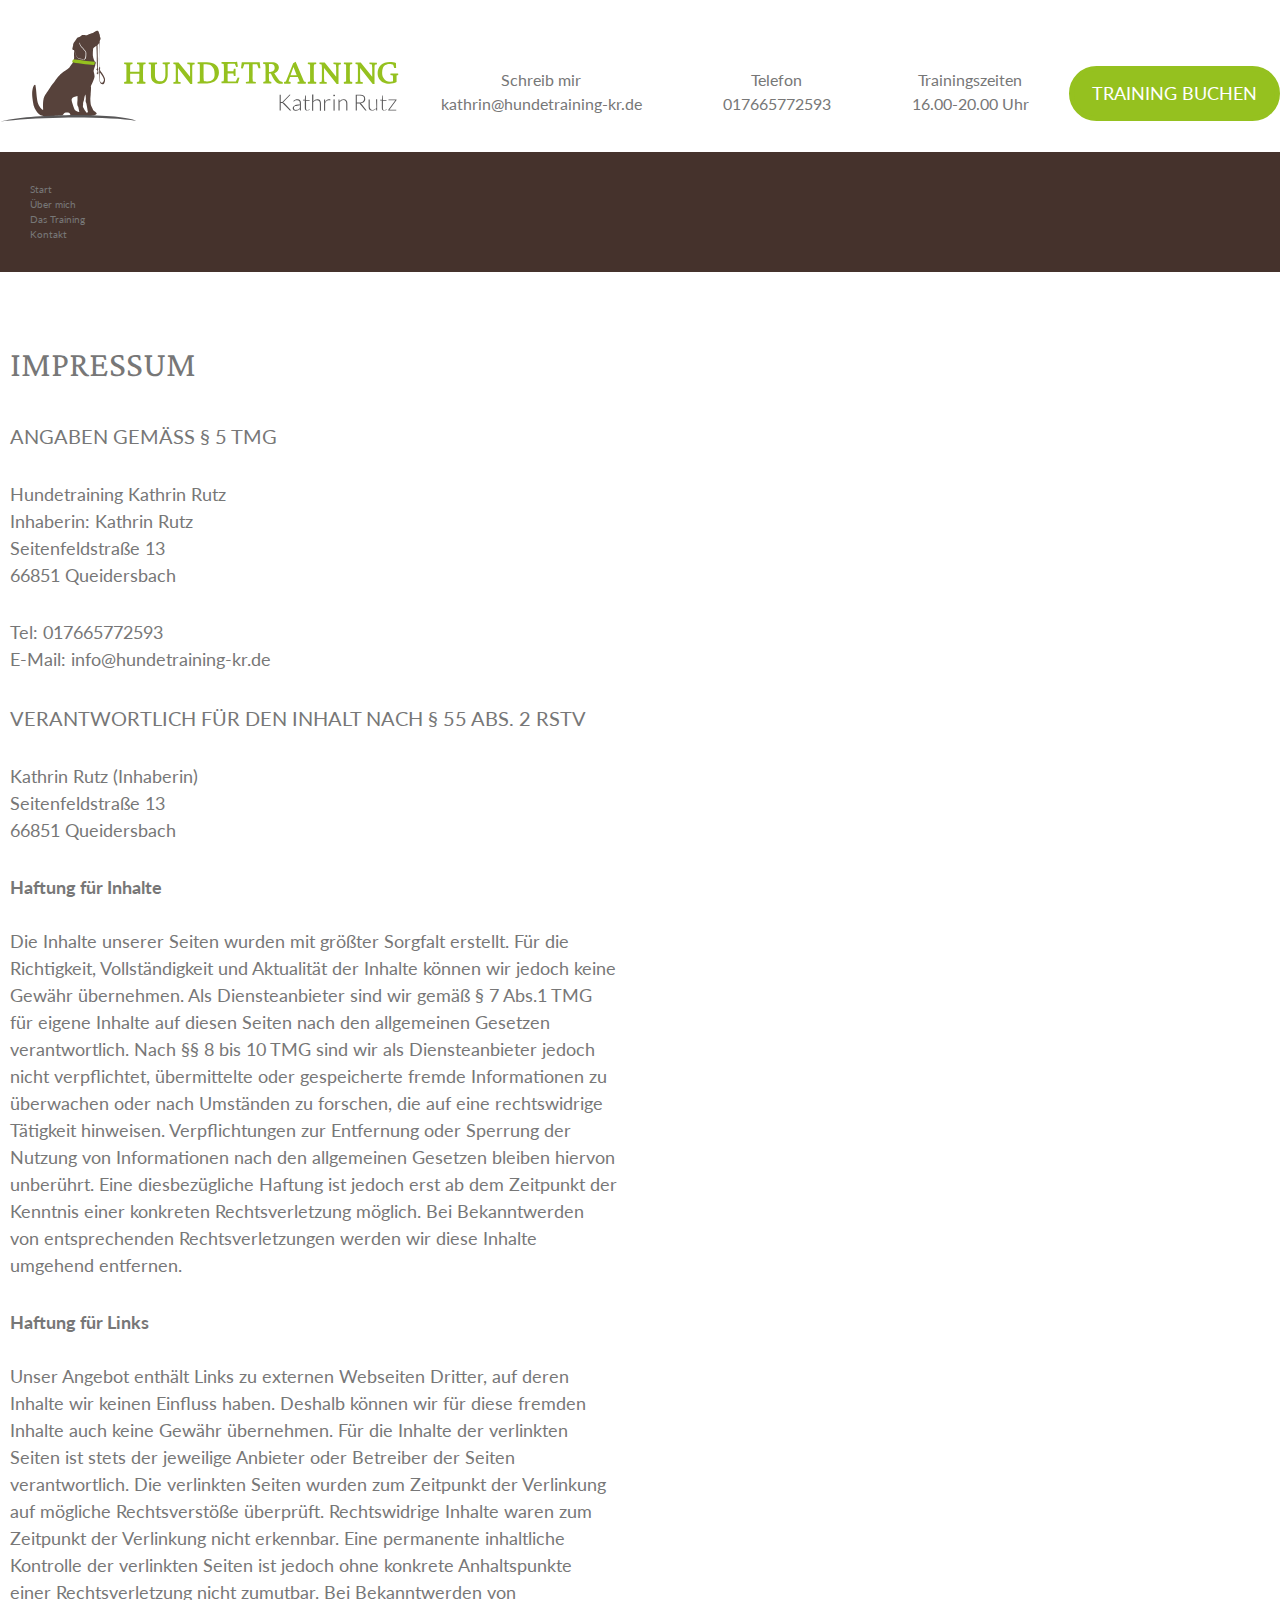
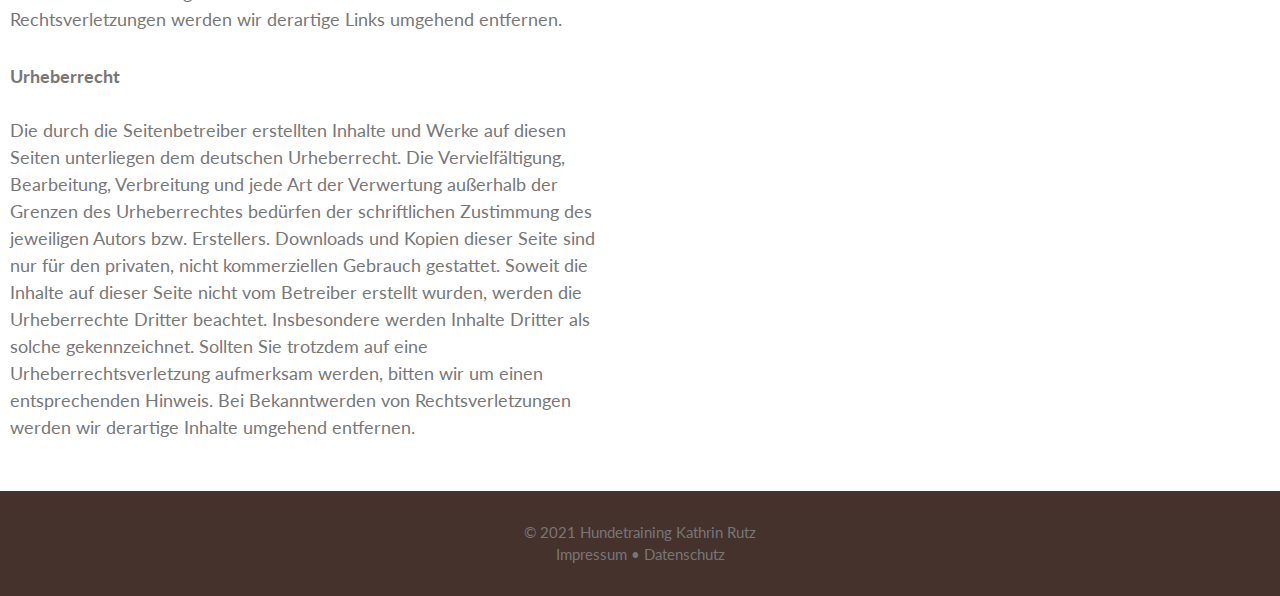
<file: impressum.html>
<!DOCTYPE html>
<html lang="de">

    <head>
        <meta charset="UTF-8">
        <title>Hundetraining Kathrin Rutz • Hundetrainer Kaiserslautern • Hundetraining Kaiserslautern • Hundeschule</title>
        <meta name="description" content="&#x1F436; Modernes Hundetraining mit Herz &#10084; Für mehr Harmonie und Spaß mit deinem Hund &#x1F415;">
        <meta name="viewport"
        content="width=device-width,
                 minimum-scale=1,
                 initial-scale=1,
                 shrink-to-fit=no">  
        <link rel="stylesheet" href="assets/scss/styles.css" type="text/css">
        <link rel="preconnect" href="https://fonts.gstatic.com">
        <link href="https://fonts.googleapis.com/css2?family=Crimson+Pro&family=Lato:wght@400;700&display=swap" rel="stylesheet">
        <link rel="apple-touch-icon" sizes="57x57" href="/apple-icon-57x57.png">
        <link rel="apple-touch-icon" sizes="60x60" href="/apple-icon-60x60.png">
        <link rel="apple-touch-icon" sizes="72x72" href="/apple-icon-72x72.png">
        <link rel="apple-touch-icon" sizes="76x76" href="/apple-icon-76x76.png">
        <link rel="apple-touch-icon" sizes="114x114" href="/apple-icon-114x114.png">
        <link rel="apple-touch-icon" sizes="120x120" href="/apple-icon-120x120.png">
        <link rel="apple-touch-icon" sizes="144x144" href="/apple-icon-144x144.png">
        <link rel="apple-touch-icon" sizes="152x152" href="/apple-icon-152x152.png">
        <link rel="apple-touch-icon" sizes="180x180" href="/apple-icon-180x180.png">
        <link rel="icon" type="image/png" sizes="192x192"  href="/android-icon-192x192.png">
        <link rel="icon" type="image/png" sizes="32x32" href="/favicon-32x32.png">
        <link rel="icon" type="image/png" sizes="96x96" href="/favicon-96x96.png">
        <link rel="icon" type="image/png" sizes="16x16" href="/favicon-16x16.png">
        <link rel="manifest" href="/manifest.json">
        <meta name="msapplication-TileColor" content="#ffffff">
        <meta name="msapplication-TileImage" content="/ms-icon-144x144.png">
        <meta name="theme-color" content="#ffffff">
    </head>

<body id="jm_pagestart">
    <div class="page">
        <header class="page__header flex flex-narrow">
                <div class="logo">
                    <img src="/assets/img/logo.svg" alt="Hundetraining Kathrin Rutz">
                </div>

                    <p class="desktop-only">
                        <span class="title">Schreib mir</span><br>
                        <a href="mailto:kathrin@hundetraining-kr.de">kathrin@hundetraining-kr.de</a></p>

                    <p class="desktop-only">
                        <span class="title">Telefon</span><br>
                        <a href="tel:+4917665772593">017665772593</a>
                    </p>
                    <p class="desktop-only">
                        <span class="title">Trainingszeiten</span><br>
                        16.00-20.00 Uhr
                    </p>

                <div class="desktop-only page__header__button">
                    <a href="./#jm_kontakt" class="btn btn--primary">Training buchen</a>
                </div>

            </header>
        <nav class="page__nav flex">
           
                <ul class="nav--main flex-narrow">
                    <li>
                        <a href="./#jm_pagestart">Start</a>
                    </li>
                    <li>
                        <a href="./#jm_uebermich">Über mich</a>
                    </li>
                    <li>
                        <a href="./#jm_training">Das Training</a>
                    </li>
                    <li>
                        <a href="./#jm_kontakt">Kontakt</a>
                    </li>
                </ul>
        </nav>
     
        <article class="page__content">
            <br id="jm_uebermich" class="jumpmark">
            <div class="aboutme flex flex-narrow ">
              <div class="box text--body">
                    <h3>
                        Impressum
                    </h3>
  
   <p class="title">   Angaben gemäß § 5 TMG</p>
   
   <p>Hundetraining Kathrin Rutz<br>
   Inhaberin: Kathrin Rutz<br>
   Seitenfeldstraße 13<br>
   66851 Queidersbach
</p>
   <p>Tel: 017665772593<br>
   E-Mail: info@hundetraining-kr.de</p>
   
   
   
   
   <p class="title"> Verantwortlich für den Inhalt nach § 55 Abs. 2 RStV</p>
   
    <p>Kathrin Rutz (Inhaberin)<br>
   Seitenfeldstraße 13<br>
   66851 Queidersbach
   </p>
   <p>
    <strong>Haftung für Inhalte</strong><br>
   <br>
   Die Inhalte unserer Seiten wurden mit größter Sorgfalt erstellt. 
   Für die Richtigkeit, Vollständigkeit und Aktualität der Inhalte 
   können wir jedoch keine Gewähr übernehmen. Als Diensteanbieter 
   sind wir gemäß § 7 Abs.1 TMG für eigene Inhalte auf diesen 
   Seiten nach den allgemeinen Gesetzen verantwortlich. Nach 
   §§ 8 bis 10 TMG sind wir als Diensteanbieter jedoch nicht 
   verpflichtet, übermittelte oder gespeicherte fremde Informationen 
   zu überwachen oder nach Umständen zu forschen, die auf eine 
   rechtswidrige Tätigkeit hinweisen. Verpflichtungen zur Entfernung 
   oder Sperrung der Nutzung von Informationen nach den allgemeinen 
   Gesetzen bleiben hiervon unberührt. Eine diesbezügliche Haftung 
   ist jedoch erst ab dem Zeitpunkt der Kenntnis einer konkreten 
   Rechtsverletzung möglich. Bei Bekanntwerden von entsprechenden 
   Rechtsverletzungen werden wir diese Inhalte umgehend entfernen.</p>
   <p>
   <strong>Haftung für Links</strong><br>
   <br>
   Unser Angebot enthält Links zu externen Webseiten Dritter, 
   auf deren Inhalte wir keinen Einfluss haben. Deshalb können wir für diese fremden Inhalte auch keine Gewähr übernehmen. Für die Inhalte der verlinkten Seiten ist stets der jeweilige Anbieter oder Betreiber der Seiten verantwortlich. Die verlinkten Seiten wurden zum Zeitpunkt der Verlinkung auf mögliche Rechtsverstöße überprüft. Rechtswidrige Inhalte waren zum Zeitpunkt der Verlinkung nicht erkennbar. Eine permanente inhaltliche Kontrolle der verlinkten Seiten ist jedoch ohne konkrete Anhaltspunkte einer Rechtsverletzung nicht zumutbar. Bei Bekanntwerden von Rechtsverletzungen werden wir derartige Links umgehend entfernen.
   <p><strong>
   Urheberrecht</strong><br>
   <br>
   Die durch die Seitenbetreiber erstellten Inhalte 
   und Werke auf diesen Seiten unterliegen dem deutschen Urheberrecht.
    Die Vervielfältigung, Bearbeitung, Verbreitung und jede Art der Verwertung außerhalb 
    der Grenzen des Urheberrechtes bedürfen der schriftlichen Zustimmung des jeweiligen 
    Autors bzw. Erstellers. Downloads und Kopien dieser Seite sind nur für den privaten, 
    nicht kommerziellen Gebrauch gestattet. Soweit die Inhalte auf dieser Seite nicht vom 
    Betreiber erstellt wurden, werden die Urheberrechte Dritter beachtet. Insbesondere 
    werden Inhalte Dritter als solche gekennzeichnet. Sollten Sie trotzdem auf eine 
    Urheberrechtsverletzung aufmerksam werden, bitten wir um einen entsprechenden 
    Hinweis. Bei Bekanntwerden von Rechtsverletzungen werden wir derartige Inhalte 
    umgehend entfernen.</p>
                </div>
            </div>
            
        </article>
       
        <footer class="page__footer">
            <p class="impressum">
                © 2021 Hundetraining Kathrin Rutz<br>
                <a href="./impressum.html">Impressum</a> • <a href="./datenschutz.html">Datenschutz</a>
            </p>
        </footer>
    </div>
 


 </a>    
 <a href="#jm_pagestart" class="btn--top" id="scrollToTopBtn" data-visible="true">
        <img src="/assets/img/ico_top.svg" alt="Zum Anfang" width="64" height="64">
    </a>
</body>
<script>
 var rootElement = document.documentElement

function handleScroll() {
  // Do something on scroll
  var scrollTotal = rootElement.scrollHeight - rootElement.clientHeight
  if ((rootElement.scrollTop / scrollTotal ) > 0.80 ) {
    // Show button
    scrollToTopBtn.classList.add("showBtn")
  } else {
    // Hide button
    scrollToTopBtn.classList.remove("showBtn")
  }
}

document.addEventListener("scroll", handleScroll)
</script>
</html>
</file>
<file: assets/scss/styles.css>
/*! destyle.css v2.0.2 | MIT License | https://github.com/nicolas-cusan/destyle.css */*,:after,:before{-webkit-box-sizing:border-box;box-sizing:border-box;border-style:solid;border-width:0}html{line-height:1.15;-webkit-text-size-adjust:100%;-webkit-tap-highlight-color:transparent}body{margin:0}main{display:block}address,blockquote,dl,figure,form,iframe,p,pre,table{margin:0}h1,h2,h3,h4,h5,h6{font-size:inherit;line-height:inherit;font-weight:inherit;margin:0}ol,ul{margin:0;padding:0;list-style:none}dt{font-weight:bold}dd{margin-left:0}hr{-webkit-box-sizing:content-box;box-sizing:content-box;height:0;overflow:visible;border-top-width:1px;margin:0;clear:both;color:inherit}pre{font-family:monospace,monospace;font-size:inherit}address{font-style:inherit}a{background-color:transparent;text-decoration:none;color:inherit}abbr[title]{text-decoration:underline;-webkit-text-decoration:underline dotted;text-decoration:underline dotted}b,strong{font-weight:bolder}code,kbd,samp{font-family:monospace,monospace;font-size:inherit}small{font-size:80%}sub,sup{font-size:75%;line-height:0;position:relative;vertical-align:baseline}sub{bottom:-0.25em}sup{top:-0.5em}embed,iframe,img,object{vertical-align:bottom}button,input,optgroup,select,textarea{-webkit-appearance:none;-moz-appearance:none;appearance:none;vertical-align:middle;color:inherit;font:inherit;background:transparent;padding:0;margin:0;outline:0;border-radius:0;text-align:inherit}[type=checkbox]{-webkit-appearance:checkbox;-moz-appearance:checkbox;appearance:checkbox}[type=radio]{-webkit-appearance:radio;-moz-appearance:radio;appearance:radio}button,input{overflow:visible}button,select{text-transform:none}[type=button],[type=reset],[type=submit],button{cursor:pointer;-webkit-appearance:none;-moz-appearance:none;appearance:none}[type=button][disabled],[type=reset][disabled],[type=submit][disabled],button[disabled]{cursor:default}[type=button]::-moz-focus-inner,[type=reset]::-moz-focus-inner,[type=submit]::-moz-focus-inner,button::-moz-focus-inner{border-style:none;padding:0}[type=button]:-moz-focusring,[type=reset]:-moz-focusring,[type=submit]:-moz-focusring,button:-moz-focusring{outline:1px dotted ButtonText}select::-ms-expand{display:none}option{padding:0}fieldset{margin:0;padding:0;min-width:0}legend{color:inherit;display:table;max-width:100%;padding:0;white-space:normal}progress{vertical-align:baseline}textarea{overflow:auto}[type=number]::-webkit-inner-spin-button,[type=number]::-webkit-outer-spin-button{height:auto}[type=search]{outline-offset:-2px}[type=search]::-webkit-search-decoration{-webkit-appearance:none}::-webkit-file-upload-button{-webkit-appearance:button;font:inherit}label[for]{cursor:pointer}details{display:block}summary{display:list-item}[contenteditable]{outline:none}table{border-collapse:collapse;border-spacing:0}caption{text-align:left}td,th{vertical-align:top;padding:0}th{text-align:left;font-weight:bold}template{display:none}[hidden]{display:none}:root{--text-headline:"Crimson Pro",sans-serif;--text-body:Lato,sans-serif;--bg-light:#ffffff;--color-primary:#95c11f;--color-secondary:#45322C;--color-light:#ffffff;--color-text:#777777;--base-font-size:10px}*,:after,:before{-webkit-box-sizing:border-box;box-sizing:border-box}@font-face{font-family:"Lato";font-style:normal;font-weight:400;src:url("../fonts/lato-v23-latin-regular.eot");src:local(""),url("../fonts/lato-v23-latin-regular.eot?#iefix") format("embedded-opentype"),url("../fonts/lato-v23-latin-regular.woff2") format("woff2"),url("../fonts/lato-v23-latin-regular.woff") format("woff"),url("../fonts/lato-v23-latin-regular.ttf") format("truetype"),url("../fonts/lato-v23-latin-regular.svg#Lato") format("svg")}@font-face{font-family:"Lato";font-style:normal;font-weight:700;src:url("../fonts/lato-v23-latin-700.eot");src:local(""),url("../fonts/lato-v23-latin-700.eot?#iefix") format("embedded-opentype"),url("../fonts/lato-v23-latin-700.woff2") format("woff2"),url("../fonts/lato-v23-latin-700.woff") format("woff"),url("../fonts/lato-v23-latin-700.ttf") format("truetype"),url("../fonts/lato-v23-latin-700.svg#Lato") format("svg")}@font-face{font-family:"Crimson Pro";font-style:normal;font-weight:400;src:url("../fonts/crimson-pro-v23-latin-regular.eot");src:local(""),url("../fonts/crimson-pro-v23-latin-regular.eot?#iefix") format("embedded-opentype"),url("../fonts/crimson-pro-v23-latin-regular.woff2") format("woff2"),url("../fonts/crimson-pro-v23-latin-regular.woff") format("woff"),url("../fonts/crimson-pro-v23-latin-regular.ttf") format("truetype"),url("../fonts/crimson-pro-v23-latin-regular.svg#CrimsonPro") format("svg")}.desktop-only{display:none!important}section{scroll-margin-top:100px}html{font-size:var(--base-font-size);font-family:var(--text-body);line-height:1.5;color:var(--color-text);scroll-behavior:smooth}body{padding-top:8rem}strike{text-decoration:line-through}.sticky--header{position:fixed;top:0;width:100%}#importanthint{width:100%;padding:1em;font-size:1.6rem;background:var(--color-primary)}#importanthint p{text-align:center;color:var(--color-light)}.page__header{-webkit-box-align:center;-ms-flex-align:center;align-items:center;background-color:var(--bg-light);padding:3em 0}.page__header .logo{min-width:300px;max-width:600px}.page__header .logo img{width:100%;margin:auto}.page__header p{margin:2em auto 0;text-align:center;font-size:1.6rem}.page__nav{background:var(--color-secondary);padding:3em}.page__nav .nav--main{display:none;width:100%}.page__nav .nav--main ul{display:-webkit-box;display:-ms-flexbox;display:flex;-webkit-box-orient:vertical;-webkit-box-direction:normal;-ms-flex-flow:column;flex-flow:column;margin:auto;width:100%;-ms-flex-pack:distribute;justify-content:space-around;-webkit-box-align:center;-ms-flex-align:center;align-items:center}.page__nav .nav--main ul li{padding:2em;text-align:center}.page__nav .nav--main ul li a{font-size:1.8rem;color:var(--color-light);text-transform:uppercase}.page__nav .nav--mobile{display:-webkit-box;display:-ms-flexbox;display:flex;-webkit-box-orient:horizontal;-webkit-box-direction:normal;-ms-flex-flow:row wrap;flex-flow:row wrap;margin:auto;-ms-flex-pack:distribute;justify-content:space-around;-ms-flex-line-pack:center;align-content:center;text-transform:uppercase;font-size:1.8rem;color:var(--color-light);padding:0.6em}.page__nav .nav--mobile img{width:3rem;padding-right:0.5em}.hero{background:-webkit-gradient(linear,left top,left bottom,from(rgba(0,0,0,0.3)),to(rgba(0,0,0,0.3))),url("/assets/img/bg-hero.jpg") no-repeat center center;background:linear-gradient(rgba(0,0,0,0.3),rgba(0,0,0,0.3)),url("/assets/img/bg-hero.jpg") no-repeat center center;background-size:cover;-ms-flex-line-pack:center;align-content:center;-webkit-box-pack:center;-ms-flex-pack:center;justify-content:center;padding:15em 5em}.hero .hero__content{max-width:50vw;margin:auto}.hero .hero__content h1,.hero .hero__content p{color:var(--color-light);text-align:center}.hero .hero__content .hero__buttons{display:-webkit-box;display:-ms-flexbox;display:flex;-webkit-box-align:center;-ms-flex-align:center;align-items:center;-webkit-box-pack:center;-ms-flex-pack:center;justify-content:center}.hero .hero__content .hero__buttons a{margin:2em}.flex{display:-webkit-box;display:-ms-flexbox;display:flex;-webkit-box-orient:horizontal;-webkit-box-direction:normal;-ms-flex-flow:row nowrap;flex-flow:row nowrap;-webkit-box-pack:justify;-ms-flex-pack:justify;justify-content:space-between}.flex-narrow{max-width:1600px;margin:0 auto}.box{width:49%;padding:0 1em}.aboutme,.page__contact{margin:5em auto}.box--grey{background:#eee;border-radius:15px;margin:5em 2em}.aktuelles span.date{font-weight:bold;display:block}.training{background:var(--color-primary);color:var(--color-light);padding:4em;-webkit-box-pack:center;-ms-flex-pack:center;justify-content:center}.training .training__text{display:-webkit-box;display:-ms-flexbox;display:flex;-webkit-box-orient:horizontal;-webkit-box-direction:normal;-ms-flex-flow:row nowrap;flex-flow:row nowrap}.page__footer{background:var(--color-secondary);padding:3em;margin-top:5em}.page__footer p{text-align:center;font-size:1.5rem}article p>a{color:var(--color-primary)}a:hover{opacity:0.7}.btn{margin-top:2em;padding:0.5em 1em;font-size:1.8rem;font-family:var(--text-body);display:inline-block;text-transform:uppercase;border-radius:50px;border:5px solid var(--color-primary);text-align:center;min-width:200px}.btn--primary{background:var(--color-primary);color:var(--color-light)}.btn--secondary{background:#fff;color:var(--color-primary)}.btn--top{opacity:0;-webkit-transition:0.2s;transition:0.2s;position:fixed;bottom:1.2em;right:1.5em;z-index:99;-webkit-transform:translateY(100px);transform:translateY(100px);-webkit-transition:all 0.5s ease;transition:all 0.5s ease}.showBtn{opacity:1;-webkit-transform:translateY(0);transform:translateY(0)}.text--body h1+p,.text--body h2+p,.text--body h3+p,.text--body h4+p{margin-top:3rem}.text--body p h2,.text--body p h3,.text--body p h4,.text--body p+h1{margin-top:3rem}.text--body p+p,.text--body p+ul{margin-top:3rem}.text--body h1,.text--body h2,.text--body h3,.text--body p.title{font-family:var(--text-headline);text-transform:uppercase}.text--body h2,.text--body h3{font-size:3.6rem}.text--body h2 span,.text--body h3 span{font-family:var(--text-body);color:var(--color-primary);font-size:0.5em;margin-bottom:0;display:block;line-height:1}.text--body h1{font-size:8rem}.text--body h2{font-size:4rem;text-align:center;margin-bottom:1em}.text--body p{font-size:1.8rem}.text--body p.title{font-family:var(--text-body);font-size:2rem}.social{display:-webkit-box;display:-ms-flexbox;display:flex;-webkit-box-align:center;-ms-flex-align:center;align-items:center}.social .social__icon{max-width:60px;padding:0 0.5em;vertical-align:text-bottom}.page__contact a,.page__contact p{display:-webkit-box;display:-ms-flexbox;display:flex;width:100%;-webkit-box-align:center;-ms-flex-align:center;align-items:center}.page__contact a img,.page__contact p img{max-width:48px;margin-right:1em}ul.list{font-size:1.8rem}ul.list.list--paw li{margin-bottom:0.5em;margin-left:2em;list-style-image:url(/assets/img/ico_pfote.svg)}@media screen and (max-width:1024px){html{font-size:8px}.desktop-only{display:none}.page__header .logo{padding:1em 2em;width:100%;max-width:100%}.mobile-only{display:block}.training{padding:1em}.training h2{text-align:left}.flex,.flex-narrow{-ms-flex-wrap:wrap;flex-wrap:wrap;padding:1em;max-width:100%}.training .flex-narrow .box,.training .flex-narrow .text--body{padding:0}.box{width:100%;margin-bottom:3rem;padding:1em}.nav__open{position:absolute;top:3em;right:3em;display:block!important;margin:auto}.nav__open img{-webkit-filter:brightness(1);filter:brightness(1);width:30px;height:auto}.hero .hero__content{max-width:80vw;padding:3em;margin:auto}.hero .hero__content h1{font-size:5rem;line-height:120%;margin-bottom:1em}.hero .hero__content .hero__buttons{display:block;margin:0;padding:0}.hero .hero__content .hero__buttons a{width:100%;margin:0 0 1em}h2{text-align:left}.aboutme,.page__contact{margin:1em 0}}@media screen and (min-width:768px) and (max-width:1280px){.desktop-only{display:none!important}#importanthint{margin-top:3em}}@media screen and (min-width:1280px){body{padding-top:0}.mobile-only{display:none!important}.desktop-only{display:block!important}.sticky--header{position:sticky!important}.page__nav .nav--main{display:block!important;width:100%}.page__nav .nav--main ul{-webkit-box-orient:horizontal;-webkit-box-direction:normal;-ms-flex-flow:row;flex-flow:row;-ms-flex-pack:distribute;justify-content:space-around}.page__nav .nav--main ul li{padding:0}.page__header .logo{min-width:400px!important}.box--grey{background:#eee;border-radius:15px;margin:5em auto;padding:1em}}
</file>
